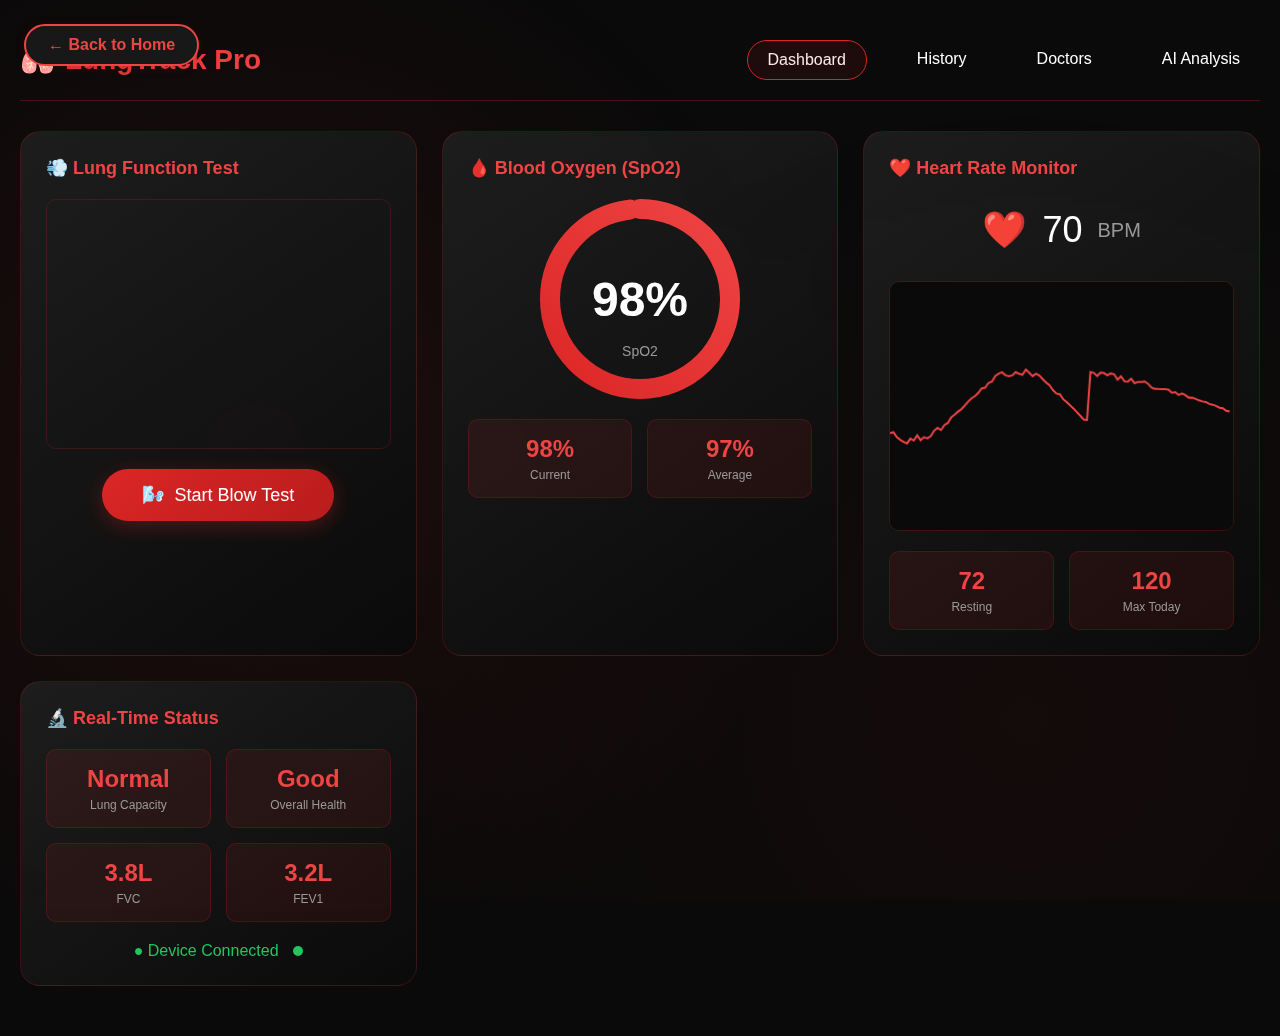
<file: lung-health-monitor.html>
<!DOCTYPE html>
<html lang="en">
<head>
    <meta charset="UTF-8">
    <meta name="viewport" content="width=device-width, initial-scale=1.0">
    <title>LungTrack Pro - Advanced Lung Health Monitoring</title>
    <style>
        * {
            margin: 0;
            padding: 0;
            box-sizing: border-box;
        }

        body {
            font-family: 'Segoe UI', Tahoma, Geneva, Verdana, sans-serif;
            background: #0a0a0a;
            color: #fff;
            overflow-x: hidden;
            position: relative;
        }

        body::before {
            content: '';
            position: fixed;
            top: 0;
            left: 0;
            width: 100%;
            height: 100%;
            background: radial-gradient(circle at 20% 50%, rgba(220, 38, 38, 0.1) 0%, transparent 50%),
                        radial-gradient(circle at 80% 80%, rgba(220, 38, 38, 0.05) 0%, transparent 50%);
            pointer-events: none;
            z-index: 1;
        }

        .container {
            position: relative;
            z-index: 2;
            max-width: 1400px;
            margin: 0 auto;
            padding: 20px;
        }

        header {
            display: flex;
            justify-content: space-between;
            align-items: center;
            padding: 20px 0;
            border-bottom: 1px solid rgba(220, 38, 38, 0.3);
            margin-bottom: 30px;
        }

        .logo {
            font-size: 28px;
            font-weight: bold;
            background: linear-gradient(135deg, #dc2626, #ef4444);
            -webkit-background-clip: text;
            -webkit-text-fill-color: transparent;
            display: flex;
            align-items: center;
            gap: 10px;
        }

        .logo::before {
            content: '🫁';
            -webkit-text-fill-color: initial;
        }

        nav {
            display: flex;
            gap: 30px;
        }

        nav a {
            color: #fff;
            text-decoration: none;
            padding: 10px 20px;
            border-radius: 25px;
            transition: all 0.3s;
            position: relative;
            overflow: hidden;
        }

        nav a::before {
            content: '';
            position: absolute;
            top: 0;
            left: 0;
            width: 100%;
            height: 100%;
            background: rgba(220, 38, 38, 0.1);
            transform: translateX(-100%);
            transition: transform 0.3s;
        }

        nav a:hover::before, nav a.active::before {
            transform: translateX(0);
        }

        nav a.active {
            border: 1px solid #dc2626;
        }

        .dashboard {
            display: grid;
            grid-template-columns: repeat(auto-fit, minmax(300px, 1fr));
            gap: 25px;
            margin-bottom: 30px;
        }

        .card {
            background: linear-gradient(145deg, rgba(31, 31, 31, 0.9), rgba(10, 10, 10, 0.9));
            border: 1px solid rgba(220, 38, 38, 0.2);
            border-radius: 20px;
            padding: 25px;
            backdrop-filter: blur(10px);
            transition: all 0.3s;
            position: relative;
            overflow: hidden;
        }

        .card::before {
            content: '';
            position: absolute;
            top: -50%;
            left: -50%;
            width: 200%;
            height: 200%;
            background: radial-gradient(circle, rgba(220, 38, 38, 0.1) 0%, transparent 70%);
            opacity: 0;
            transition: opacity 0.3s;
        }

        .card:hover::before {
            opacity: 1;
        }

        .card:hover {
            transform: translateY(-5px);
            box-shadow: 0 15px 40px rgba(220, 38, 38, 0.2);
        }

        .card-title {
            font-size: 18px;
            margin-bottom: 20px;
            color: #ef4444;
            display: flex;
            align-items: center;
            gap: 10px;
        }

        .spo2-display {
            position: relative;
            width: 200px;
            height: 200px;
            margin: 0 auto;
        }

        .spo2-ring {
            width: 100%;
            height: 100%;
            transform: rotate(-90deg);
        }

        .spo2-value {
            position: absolute;
            top: 50%;
            left: 50%;
            transform: translate(-50%, -50%);
            font-size: 48px;
            font-weight: bold;
            color: #fff;
        }

        .spo2-label {
            position: absolute;
            bottom: 40px;
            left: 50%;
            transform: translateX(-50%);
            font-size: 14px;
            color: #999;
        }

        .heart-rate {
            display: flex;
            align-items: center;
            justify-content: center;
            gap: 15px;
            font-size: 36px;
            margin: 30px 0;
        }

        .heart-icon {
            color: #dc2626;
            animation: heartbeat 1.2s infinite;
        }

        @keyframes heartbeat {
            0%, 100% { transform: scale(1); }
            50% { transform: scale(1.2); }
        }

        .stats-grid {
            display: grid;
            grid-template-columns: 1fr 1fr;
            gap: 15px;
            margin-top: 20px;
        }

        .stat {
            text-align: center;
            padding: 15px;
            background: rgba(220, 38, 38, 0.1);
            border-radius: 10px;
            border: 1px solid rgba(220, 38, 38, 0.2);
        }

        .stat-value {
            font-size: 24px;
            font-weight: bold;
            color: #ef4444;
        }

        .stat-label {
            font-size: 12px;
            color: #999;
            margin-top: 5px;
        }

        .lung-chart, .spo2-chart {
            width: 100%;
            height: 250px;
            position: relative;
        }

        .chart-canvas {
            width: 100%;
            height: 100%;
            border: 1px solid rgba(220, 38, 38, 0.2);
            border-radius: 10px;
        }

        .blow-button {
            background: linear-gradient(135deg, #dc2626, #b91c1c);
            color: white;
            border: none;
            padding: 15px 40px;
            font-size: 18px;
            border-radius: 50px;
            cursor: pointer;
            transition: all 0.3s;
            display: flex;
            align-items: center;
            gap: 10px;
            margin: 20px auto;
            box-shadow: 0 5px 20px rgba(220, 38, 38, 0.3);
        }

        .blow-button:hover {
            transform: translateY(-2px);
            box-shadow: 0 8px 30px rgba(220, 38, 38, 0.4);
        }

        .blow-button:active {
            transform: translateY(0);
        }

        .blow-button.recording {
            animation: pulse 2s infinite;
            background: linear-gradient(135deg, #16a34a, #15803d);
        }

        @keyframes pulse {
            0%, 100% { box-shadow: 0 5px 20px rgba(34, 197, 94, 0.3); }
            50% { box-shadow: 0 5px 40px rgba(34, 197, 94, 0.6); }
        }

        .doctor-card {
            display: flex;
            align-items: center;
            gap: 20px;
            padding: 20px;
            background: rgba(220, 38, 38, 0.05);
            border-radius: 15px;
            margin-bottom: 15px;
            transition: all 0.3s;
            border: 1px solid transparent;
        }

        .doctor-card:hover {
            background: rgba(220, 38, 38, 0.1);
            border-color: rgba(220, 38, 38, 0.3);
        }

        .doctor-avatar {
            width: 60px;
            height: 60px;
            background: linear-gradient(135deg, #dc2626, #ef4444);
            border-radius: 50%;
            display: flex;
            align-items: center;
            justify-content: center;
            font-size: 24px;
        }

        .doctor-info {
            flex: 1;
        }

        .doctor-name {
            font-size: 18px;
            font-weight: bold;
            margin-bottom: 5px;
        }

        .doctor-specialty {
            color: #999;
            font-size: 14px;
        }

        .connect-btn {
            background: transparent;
            border: 1px solid #dc2626;
            color: #dc2626;
            padding: 10px 25px;
            border-radius: 25px;
            cursor: pointer;
            transition: all 0.3s;
        }

        .connect-btn:hover {
            background: #dc2626;
            color: white;
        }

        .status-indicator {
            display: inline-block;
            width: 10px;
            height: 10px;
            background: #22c55e;
            border-radius: 50%;
            margin-left: 10px;
            animation: blink 2s infinite;
        }

        @keyframes blink {
            0%, 100% { opacity: 1; }
            50% { opacity: 0.5; }
        }

        .ai-insights {
            background: linear-gradient(135deg, rgba(220, 38, 38, 0.1), rgba(220, 38, 38, 0.05));
            border-radius: 15px;
            padding: 20px;
            margin-top: 20px;
        }

        .insight-item {
            display: flex;
            align-items: center;
            gap: 15px;
            margin-bottom: 15px;
            padding: 15px;
            background: rgba(0, 0, 0, 0.3);
            border-radius: 10px;
        }

        .insight-icon {
            width: 40px;
            height: 40px;
            background: rgba(220, 38, 38, 0.2);
            border-radius: 50%;
            display: flex;
            align-items: center;
            justify-content: center;
            color: #ef4444;
        }

        .section {
            display: none;
        }

        .section.active {
            display: block;
        }

        .data-table {
            width: 100%;
            margin-top: 20px;
            border-collapse: collapse;
        }

        .data-table th,
        .data-table td {
            padding: 15px;
            text-align: left;
            border-bottom: 1px solid rgba(220, 38, 38, 0.2);
        }

        .data-table th {
            background: rgba(220, 38, 38, 0.1);
            color: #ef4444;
        }

        .data-table tr:hover {
            background: rgba(220, 38, 38, 0.05);
        }

        .export-btn {
            background: linear-gradient(135deg, #dc2626, #b91c1c);
            color: white;
            border: none;
            padding: 10px 30px;
            border-radius: 25px;
            cursor: pointer;
            margin-top: 20px;
            transition: all 0.3s;
        }

        .export-btn:hover {
            transform: translateY(-2px);
            box-shadow: 0 5px 20px rgba(220, 38, 38, 0.3);
        }
    </style>
</head>
<body>
    <a href="index.html" style="position:fixed;top:24px;left:24px;z-index:10000;text-decoration:none;background:#181818;border:2px solid #ef4444;color:#ef4444;padding:10px 22px;border-radius:30px;font-weight:bold;box-shadow:0 2px 12px rgba(220,38,38,0.10);transition:background 0.2s;" onmouseover="this.style.background='#dc2626';this.style.color='#fff'" onmouseout="this.style.background='#181818';this.style.color='#ef4444'">← Back to Home</a>
    <div class="container">
        <header>
            <div class="logo">LungTrack Pro</div>
            <nav>
                <a href="#" class="active" onclick="showSection('dashboard')">Dashboard</a>
                <a href="#" onclick="showSection('history')">History</a>
                <a href="#" onclick="showSection('doctors')">Doctors</a>
                <a href="#" onclick="showSection('ai-analysis')">AI Analysis</a>
            </nav>
        </header>

        <!-- Dashboard Section -->
        <div id="dashboard" class="section active">
            <div class="dashboard">
                <div class="card">
                    <h3 class="card-title">💨 Lung Function Test</h3>
                    <div class="lung-chart">
                        <canvas id="lungCanvas" class="chart-canvas"></canvas>
                    </div>
                    <button class="blow-button" onclick="startBlowTest()">
                        <span>🌬️</span>
                        <span id="blowText">Start Blow Test</span>
                    </button>
                </div>

                <div class="card">
                    <h3 class="card-title">🩸 Blood Oxygen (SpO2)</h3>
                    <div class="spo2-display">
                        <svg class="spo2-ring" viewBox="0 0 200 200">
                            <circle cx="100" cy="100" r="90" stroke="rgba(220, 38, 38, 0.2)" stroke-width="20" fill="none"/>
                            <circle id="spo2Progress" cx="100" cy="100" r="90" stroke="url(#gradient)" stroke-width="20" fill="none"
                                    stroke-dasharray="565.48" stroke-dashoffset="113" stroke-linecap="round"/>
                            <defs>
                                <linearGradient id="gradient" x1="0%" y1="0%" x2="100%" y2="100%">
                                    <stop offset="0%" style="stop-color:#dc2626;stop-opacity:1" />
                                    <stop offset="100%" style="stop-color:#ef4444;stop-opacity:1" />
                                </linearGradient>
                            </defs>
                        </svg>
                        <div class="spo2-value" id="spo2Value">98%</div>
                        <div class="spo2-label">SpO2</div>
                    </div>
                    <div class="stats-grid">
                        <div class="stat">
                            <div class="stat-value">98%</div>
                            <div class="stat-label">Current</div>
                        </div>
                        <div class="stat">
                            <div class="stat-value">97%</div>
                            <div class="stat-label">Average</div>
                        </div>
                    </div>
                </div>

                <div class="card">
                    <h3 class="card-title">❤️ Heart Rate Monitor</h3>
                    <div class="heart-rate">
                        <span class="heart-icon">❤️</span>
                        <span id="heartRate">72</span>
                        <span style="font-size: 20px; color: #999;">BPM</span>
                    </div>
                    <div class="spo2-chart">
                        <canvas id="heartCanvas" class="chart-canvas"></canvas>
                    </div>
                    <div class="stats-grid">
                        <div class="stat">
                            <div class="stat-value">72</div>
                            <div class="stat-label">Resting</div>
                        </div>
                        <div class="stat">
                            <div class="stat-value">120</div>
                            <div class="stat-label">Max Today</div>
                        </div>
                    </div>
                </div>

                <div class="card">
                    <h3 class="card-title">🔬 Real-Time Status</h3>
                    <div class="stats-grid">
                        <div class="stat">
                            <div class="stat-value">Normal</div>
                            <div class="stat-label">Lung Capacity</div>
                        </div>
                        <div class="stat">
                            <div class="stat-value">Good</div>
                            <div class="stat-label">Overall Health</div>
                        </div>
                        <div class="stat">
                            <div class="stat-value">3.8L</div>
                            <div class="stat-label">FVC</div>
                        </div>
                        <div class="stat">
                            <div class="stat-value">3.2L</div>
                            <div class="stat-label">FEV1</div>
                        </div>
                    </div>
                    <div style="text-align: center; margin-top: 20px;">
                        <span style="color: #22c55e;">● Device Connected</span>
                        <span class="status-indicator"></span>
                    </div>
                </div>
            </div>
        </div>

        <!-- History Section -->
        <div id="history" class="section">
            <div class="card">
                <h3 class="card-title">📊 Historical Data</h3>
                <table class="data-table">
                    <thead>
                        <tr>
                            <th>Date</th>
                            <th>SpO2</th>
                            <th>Heart Rate</th>
                            <th>FVC</th>
                            <th>FEV1</th>
                            <th>Status</th>
                        </tr>
                    </thead>
                    <tbody>
                        <tr>
                            <td>2024-01-15 10:30 AM</td>
                            <td>98%</td>
                            <td>72 BPM</td>
                            <td>3.8L</td>
                            <td>3.2L</td>
                            <td style="color: #22c55e;">Normal</td>
                        </tr>
                        <tr>
                            <td>2024-01-14 09:45 AM</td>
                            <td>97%</td>
                            <td>75 BPM</td>
                            <td>3.7L</td>
                            <td>3.1L</td>
                            <td style="color: #22c55e;">Normal</td>
                        </tr>
                        <tr>
                            <td>2024-01-13 11:00 AM</td>
                            <td>96%</td>
                            <td>78 BPM</td>
                            <td>3.6L</td>
                            <td>3.0L</td>
                            <td style="color: #eab308;">Mild Issue</td>
                        </tr>
                    </tbody>
                </table>
                <button class="export-btn">📥 Export Data</button>
            </div>
        </div>

        <!-- Doctors Section -->
        <div id="doctors" class="section">
            <div class="card">
                <h3 class="card-title">👨‍⚕️ Available Specialists</h3>
                <div class="doctor-card">
                    <div class="doctor-avatar">👨‍⚕️</div>
                    <div class="doctor-info">
                        <div class="doctor-name">Dr. James Wilson</div>
                        <div class="doctor-specialty">Pulmonologist • 15 years experience</div>
                    </div>
                    <button class="connect-btn">Connect</button>
                </div>
                <div class="doctor-card">
                    <div class="doctor-avatar">👩‍⚕️</div>
                    <div class="doctor-info">
                        <div class="doctor-name">Dr. Sarah Chen</div>
                        <div class="doctor-specialty">Respiratory Specialist • 12 years experience</div>
                    </div>
                    <button class="connect-btn">Connect</button>
                </div>
                <div class="doctor-card">
                    <div class="doctor-avatar">👨‍⚕️</div>
                    <div class="doctor-info">
                        <div class="doctor-name">Dr. Michael Roberts</div>
                        <div class="doctor-specialty">Cardiologist • 20 years experience</div>
                    </div>
                    <button class="connect-btn">Connect</button>
                </div>
            </div>
        </div>

        <!-- AI Analysis Section -->
        <div id="ai-analysis" class="section">
            <div class="card">
                <h3 class="card-title">🤖 AI Health Insights</h3>
                <div class="ai-insights">
                    <div class="insight-item">
                        <div class="insight-icon">✅</div>
                        <div>
                            <strong>Lung Function:</strong> Your lung capacity is within normal range. FVC and FEV1 values indicate healthy respiratory function.
                        </div>
                    </div>
                    <div class="insight-item">
                        <div class="insight-icon">📈</div>
                        <div>
                            <strong>Trend Analysis:</strong> Your SpO2 levels have been consistently stable over the past week, averaging 97%.
                        </div>
                    </div>
                    <div class="insight-item">
                        <div class="insight-icon">💡</div>
                        <div>
                            <strong>Recommendation:</strong> Continue regular monitoring. Consider breathing exercises to maintain optimal lung health.
                        </div>
                    </div>
                    <div class="insight-item">
                        <div class="insight-icon">⚠️</div>
                        <div>
                            <strong>Alert:</strong> Slight elevation in resting heart rate detected. Monitor for next 48 hours.
                        </div>
                    </div>
                </div>
            </div>
        </div>
    </div>

    <script>
        // Initialize charts
        let lungCtx = document.getElementById('lungCanvas').getContext('2d');
        let heartCtx = document.getElementById('heartCanvas').getContext('2d');
        let isRecording = false;
        let lungData = [];
        let heartData = [];
        let animationId;

        // SpO2 animation
        function animateSpO2() {
            const circle = document.getElementById('spo2Progress');
            const value = document.getElementById('spo2Value');
            const targetValue = 95 + Math.floor(Math.random() * 5);
            value.textContent = targetValue + '%';
            
            const circumference = 565.48;
            const offset = circumference - (circumference * targetValue / 100);
            circle.style.strokeDashoffset = offset;
        }

        // Heart rate animation
        function animateHeartRate() {
            const heartRate = document.getElementById('heartRate');
            const newRate = 68 + Math.floor(Math.random() * 12);
            heartRate.textContent = newRate;
        }

        // Lung chart drawing
        function drawLungChart() {
            lungCtx.fillStyle = '#0a0a0a';
            lungCtx.fillRect(0, 0, lungCanvas.width, lungCanvas.height);
            
            lungCtx.strokeStyle = '#dc2626';
            lungCtx.lineWidth = 2;
            lungCtx.beginPath();
            
            for (let i = 0; i < lungData.length; i++) {
                const x = (i / lungData.length) * lungCanvas.width;
                const y = lungCanvas.height / 2 - lungData[i] * 50;
                
                if (i === 0) lungCtx.moveTo(x, y);
                else lungCtx.lineTo(x, y);
            }
            
            lungCtx.stroke();
        }

        // Heart chart drawing
        function drawHeartChart() {
            heartCtx.fillStyle = '#0a0a0a';
            heartCtx.fillRect(0, 0, heartCanvas.width, heartCanvas.height);
            
            heartCtx.strokeStyle = '#ef4444';
            heartCtx.lineWidth = 2;
            heartCtx.beginPath();
            
            for (let i = 0; i < heartData.length; i++) {
                const x = (i / heartData.length) * heartCanvas.width;
                const y = heartCanvas.height / 2 - heartData[i] * 30;
                
                if (i === 0) heartCtx.moveTo(x, y);
                else heartCtx.lineTo(x, y);
            }
            
            heartCtx.stroke();
        }

        // Start blow test
        function startBlowTest() {
            const button = event.target.closest('.blow-button');
            const text = document.getElementById('blowText');
            
            if (!isRecording) {
                isRecording = true;
                button.classList.add('recording');
                text.textContent = 'Recording... Blow Now!';
                lungData = [];
                
                // Simulate data collection
                let time = 0;
                const interval = setInterval(() => {
                    if (time < 100) {
                        const value = Math.sin(time * 0.1) * (1 + Math.random() * 0.2);
                        lungData.push(value);
                        drawLungChart();
                        time++;
                    } else {
                        clearInterval(interval);
                        isRecording = false;
                        button.classList.remove('recording');
                        text.textContent = 'Test Complete';
                        setTimeout(() => {
                            text.textContent = 'Start Blow Test';
                        }, 2000);
                    }
                }, 50);
            }
        }

        // Simulate real-time data
        function generateRealtimeData() {
            // Generate heart data
            if (heartData.length > 100) heartData.shift();
            heartData.push(Math.sin(Date.now() * 0.002) * (1 + Math.random() * 0.3));
            drawHeartChart();
            
            // Update values periodically
            if (Math.random() > 0.9) {
                animateSpO2();
                animateHeartRate();
            }
            
            animationId = requestAnimationFrame(generateRealtimeData);
        }

        // Section navigation
        function showSection(sectionId) {
            const sections = document.querySelectorAll('.section');
            const navLinks = document.querySelectorAll('nav a');
            
            sections.forEach(section => section.classList.remove('active'));
            navLinks.forEach(link => link.classList.remove('active'));
            
            document.getElementById(sectionId).classList.add('active');
            event.target.classList.add('active');
        }

        // Initialize
        window.onload = function() {
            // Set canvas sizes
            const canvases = ['lungCanvas', 'heartCanvas'];
            canvases.forEach(id => {
                const canvas = document.getElementById(id);
                canvas.width = canvas.offsetWidth;
                canvas.height = canvas.offsetHeight;
            });
            
            // Start animations
            animateSpO2();
            animateHeartRate();
            generateRealtimeData();
            
            // Initial heart data
            for (let i = 0; i < 100; i++) {
                heartData.push(Math.sin(i * 0.1) * (1 + Math.random() * 0.3));
            }
        };
    </script>
</body>
</html>
</file>
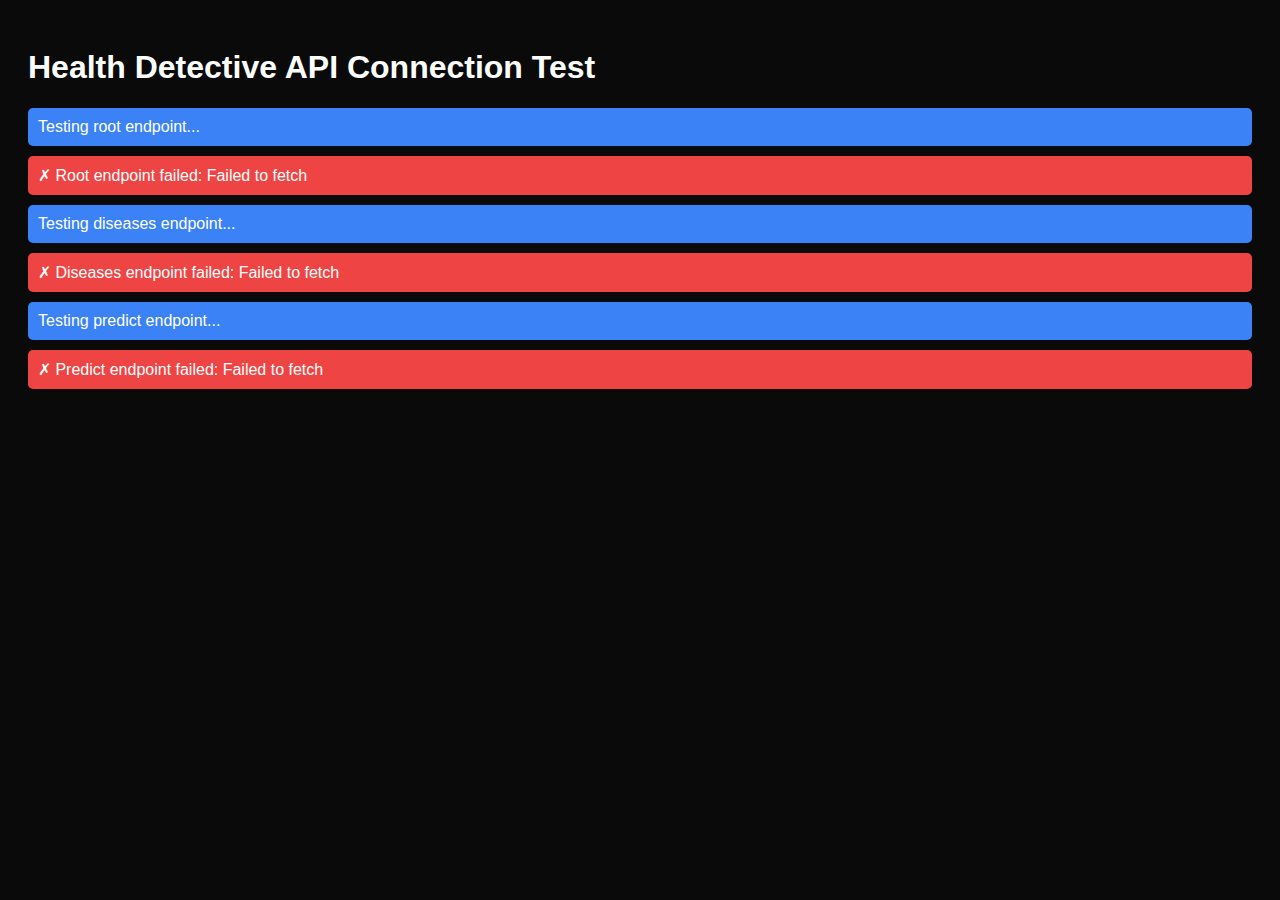
<file: test_connection.html>
<!DOCTYPE html>
<html lang="en">
<head>
    <meta charset="UTF-8">
    <meta name="viewport" content="width=device-width, initial-scale=1.0">
    <title>API Connection Test</title>
    <style>
        body {
            font-family: Arial, sans-serif;
            background: #0a0a0a;
            color: #fff;
            padding: 20px;
        }
        .test-result {
            margin: 10px 0;
            padding: 10px;
            border-radius: 5px;
        }
        .success {
            background: #22c55e;
            color: white;
        }
        .error {
            background: #ef4444;
            color: white;
        }
        .info {
            background: #3b82f6;
            color: white;
        }
    </style>
</head>
<body>
    <h1>Health Detective API Connection Test</h1>
    <div id="results"></div>

    <script>
        async function testAPI() {
            const resultsDiv = document.getElementById('results');
            const API_URL = 'https://health-detective-api.onrender.com';
            
            // Test 1: Root endpoint
            try {
                resultsDiv.innerHTML += '<div class="test-result info">Testing root endpoint...</div>';
                const rootResponse = await fetch(`${API_URL}/`);
                const rootData = await rootResponse.json();
                resultsDiv.innerHTML += `<div class="test-result success">✓ Root endpoint working: ${JSON.stringify(rootData)}</div>`;
            } catch (error) {
                resultsDiv.innerHTML += `<div class="test-result error">✗ Root endpoint failed: ${error.message}</div>`;
            }

            // Test 2: Diseases endpoint
            try {
                resultsDiv.innerHTML += '<div class="test-result info">Testing diseases endpoint...</div>';
                const diseasesResponse = await fetch(`${API_URL}/diseases`);
                const diseasesData = await diseasesResponse.json();
                
                if (diseasesData.diseases && diseasesData.diseases.length > 0) {
                    const firstDisease = diseasesData.diseases[0];
                    resultsDiv.innerHTML += `<div class="test-result success">✓ Diseases endpoint working: Found ${diseasesData.diseases.length} diseases</div>`;
                    resultsDiv.innerHTML += `<div class="test-result info">Sample disease: ${firstDisease.name} with ${firstDisease.symptoms.length} symptoms</div>`;
                    
                    // Test 3: Extract symptoms
                    const allSymptoms = [...new Set(diseasesData.diseases.flatMap(disease => disease.symptoms))];
                    resultsDiv.innerHTML += `<div class="test-result success">✓ Found ${allSymptoms.length} unique symptoms</div>`;
                    resultsDiv.innerHTML += `<div class="test-result info">Sample symptoms: ${allSymptoms.slice(0, 5).join(', ')}...</div>`;
                } else {
                    resultsDiv.innerHTML += `<div class="test-result error">✗ Diseases endpoint returned empty data</div>`;
                }
            } catch (error) {
                resultsDiv.innerHTML += `<div class="test-result error">✗ Diseases endpoint failed: ${error.message}</div>`;
            }

            // Test 4: Predict endpoint
            try {
                resultsDiv.innerHTML += '<div class="test-result info">Testing predict endpoint...</div>';
                const predictResponse = await fetch(`${API_URL}/predict`, {
                    method: 'POST',
                    headers: {
                        'Content-Type': 'application/json',
                        'Accept': 'application/json'
                    },
                    body: JSON.stringify({
                        symptoms: ['fever', 'cough']
                    })
                });
                const predictData = await predictResponse.json();
                
                if (predictData.predictions && predictData.predictions.length > 0) {
                    resultsDiv.innerHTML += `<div class="test-result success">✓ Predict endpoint working: Found ${predictData.predictions.length} predictions</div>`;
                    resultsDiv.innerHTML += `<div class="test-result info">Top prediction: ${predictData.predictions[0].disease}</div>`;
                } else {
                    resultsDiv.innerHTML += `<div class="test-result error">✗ Predict endpoint returned no predictions</div>`;
                }
            } catch (error) {
                resultsDiv.innerHTML += `<div class="test-result error">✗ Predict endpoint failed: ${error.message}</div>`;
            }
        }

        // Run tests when page loads
        window.onload = testAPI;
    </script>
</body>
</html>
</file>
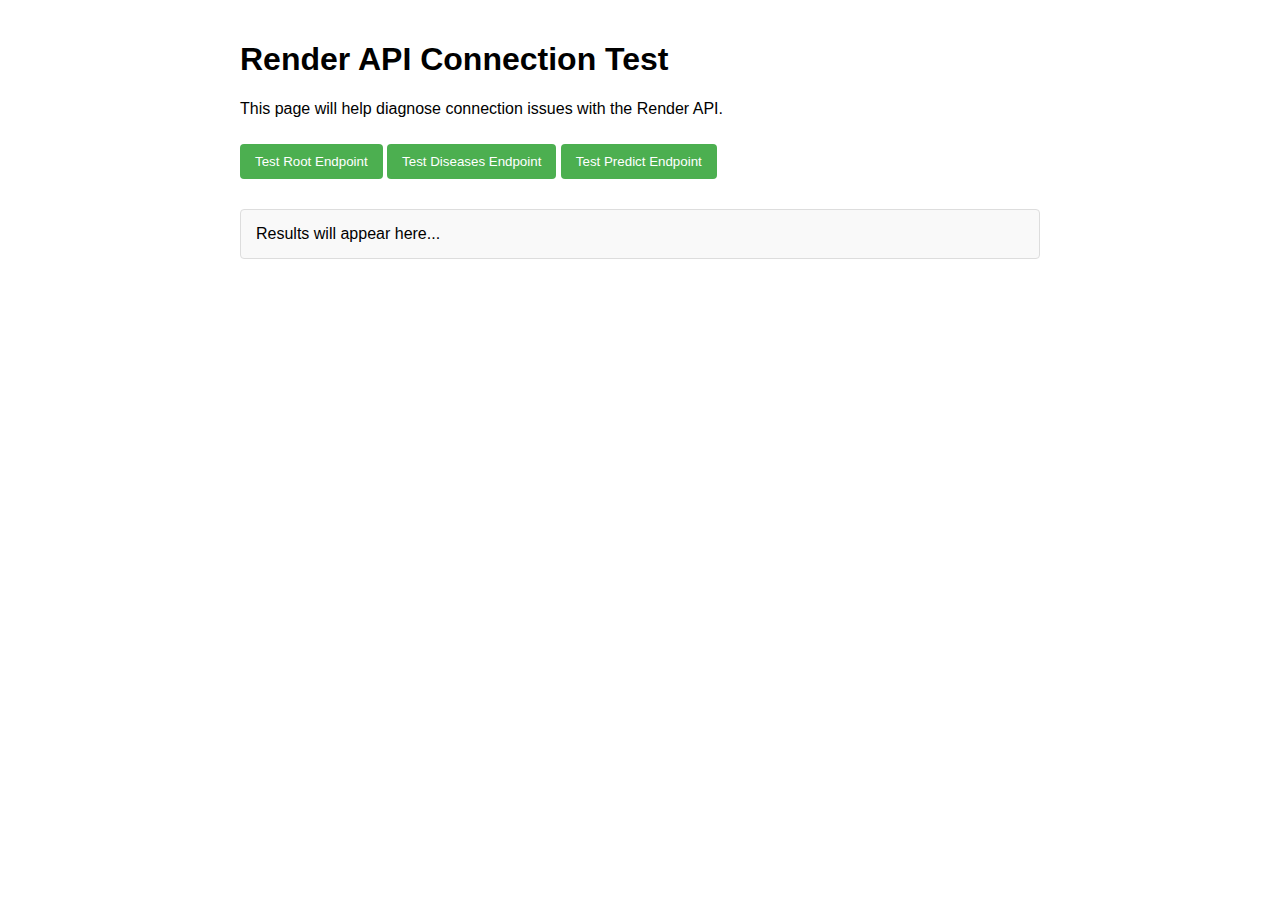
<file: test_render_connection.html>
<!DOCTYPE html>
<html lang="en">
<head>
    <meta charset="UTF-8">
    <meta name="viewport" content="width=device-width, initial-scale=1.0">
    <title>Render API Connection Test</title>
    <style>
        body {
            font-family: Arial, sans-serif;
            max-width: 800px;
            margin: 0 auto;
            padding: 20px;
        }
        button {
            padding: 10px 15px;
            background-color: #4CAF50;
            color: white;
            border: none;
            border-radius: 4px;
            cursor: pointer;
            margin: 10px 0;
        }
        #result {
            margin-top: 20px;
            padding: 15px;
            border: 1px solid #ddd;
            border-radius: 4px;
            background-color: #f9f9f9;
        }
        .error {
            color: red;
        }
        .success {
            color: green;
        }
    </style>
</head>
<body>
    <h1>Render API Connection Test</h1>
    <p>This page will help diagnose connection issues with the Render API.</p>
    
    <button id="testRoot">Test Root Endpoint</button>
    <button id="testDiseases">Test Diseases Endpoint</button>
    <button id="testPredict">Test Predict Endpoint</button>
    
    <div id="result">Results will appear here...</div>
    
    <script>
        const resultDiv = document.getElementById('result');
        const API_URL = 'https://health-detective-api.onrender.com';
        
        function displayResult(data, isError = false) {
            resultDiv.innerHTML = `<pre class="${isError ? 'error' : 'success'}">${JSON.stringify(data, null, 2)}</pre>`;
        }
        
        function displayError(error) {
            resultDiv.innerHTML = `<pre class="error">Error: ${error.message}</pre>`;
            console.error('Error:', error);
        }
        
        document.getElementById('testRoot').addEventListener('click', async () => {
            try {
                const response = await fetch(`${API_URL}/`);
                const data = await response.json();
                displayResult(data);
            } catch (error) {
                displayError(error);
            }
        });
        
        document.getElementById('testDiseases').addEventListener('click', async () => {
            try {
                const response = await fetch(`${API_URL}/diseases`);
                const data = await response.json();
                displayResult(data);
            } catch (error) {
                displayError(error);
            }
        });
        
        document.getElementById('testPredict').addEventListener('click', async () => {
            try {
                const formData = new FormData();
                formData.append('symptoms', 'fever');
                formData.append('symptoms', 'cough');
                
                const response = await fetch(`${API_URL}/predict`, {
                    method: 'POST',
                    body: formData
                });
                
                if (!response.ok) {
                    throw new Error(`Server responded with status: ${response.status}`);
                }
                
                const data = await response.json();
                displayResult(data);
            } catch (error) {
                displayError(error);
            }
        });
    </script>
</body>
</html>
</file>
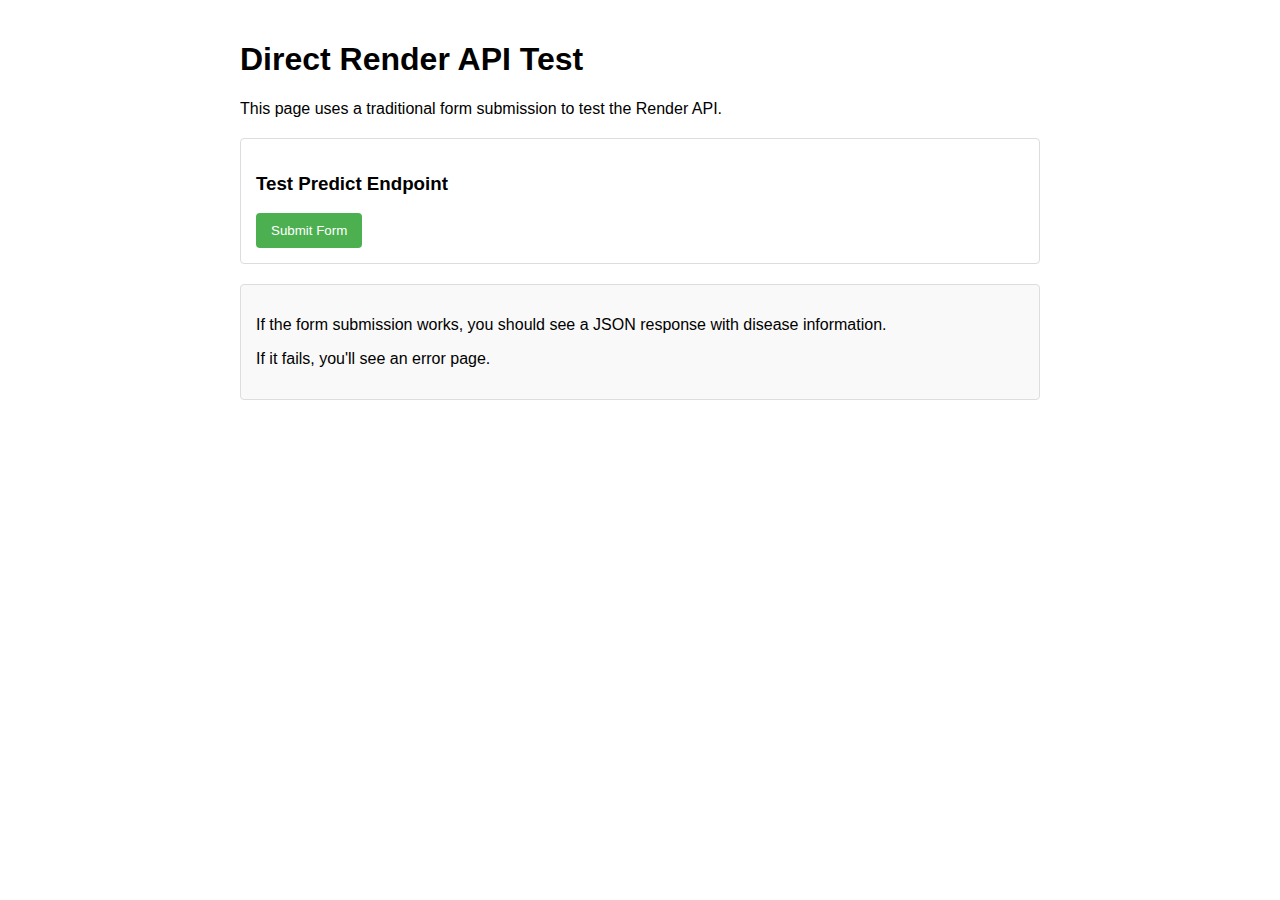
<file: test_render_direct.html>
<!DOCTYPE html>
<html lang="en">
<head>
    <meta charset="UTF-8">
    <meta name="viewport" content="width=device-width, initial-scale=1.0">
    <title>Direct Render API Test</title>
    <style>
        body {
            font-family: Arial, sans-serif;
            max-width: 800px;
            margin: 0 auto;
            padding: 20px;
        }
        form {
            margin: 20px 0;
            padding: 15px;
            border: 1px solid #ddd;
            border-radius: 4px;
        }
        button {
            padding: 10px 15px;
            background-color: #4CAF50;
            color: white;
            border: none;
            border-radius: 4px;
            cursor: pointer;
        }
        #result {
            margin-top: 20px;
            padding: 15px;
            border: 1px solid #ddd;
            border-radius: 4px;
            background-color: #f9f9f9;
        }
    </style>
</head>
<body>
    <h1>Direct Render API Test</h1>
    <p>This page uses a traditional form submission to test the Render API.</p>
    
    <form action="https://health-detective-api.onrender.com/predict" method="post">
        <h3>Test Predict Endpoint</h3>
        <input type="hidden" name="symptoms" value="fever">
        <input type="hidden" name="symptoms" value="cough">
        <button type="submit">Submit Form</button>
    </form>
    
    <div id="result">
        <p>If the form submission works, you should see a JSON response with disease information.</p>
        <p>If it fails, you'll see an error page.</p>
    </div>
</body>
</html>
</file>
